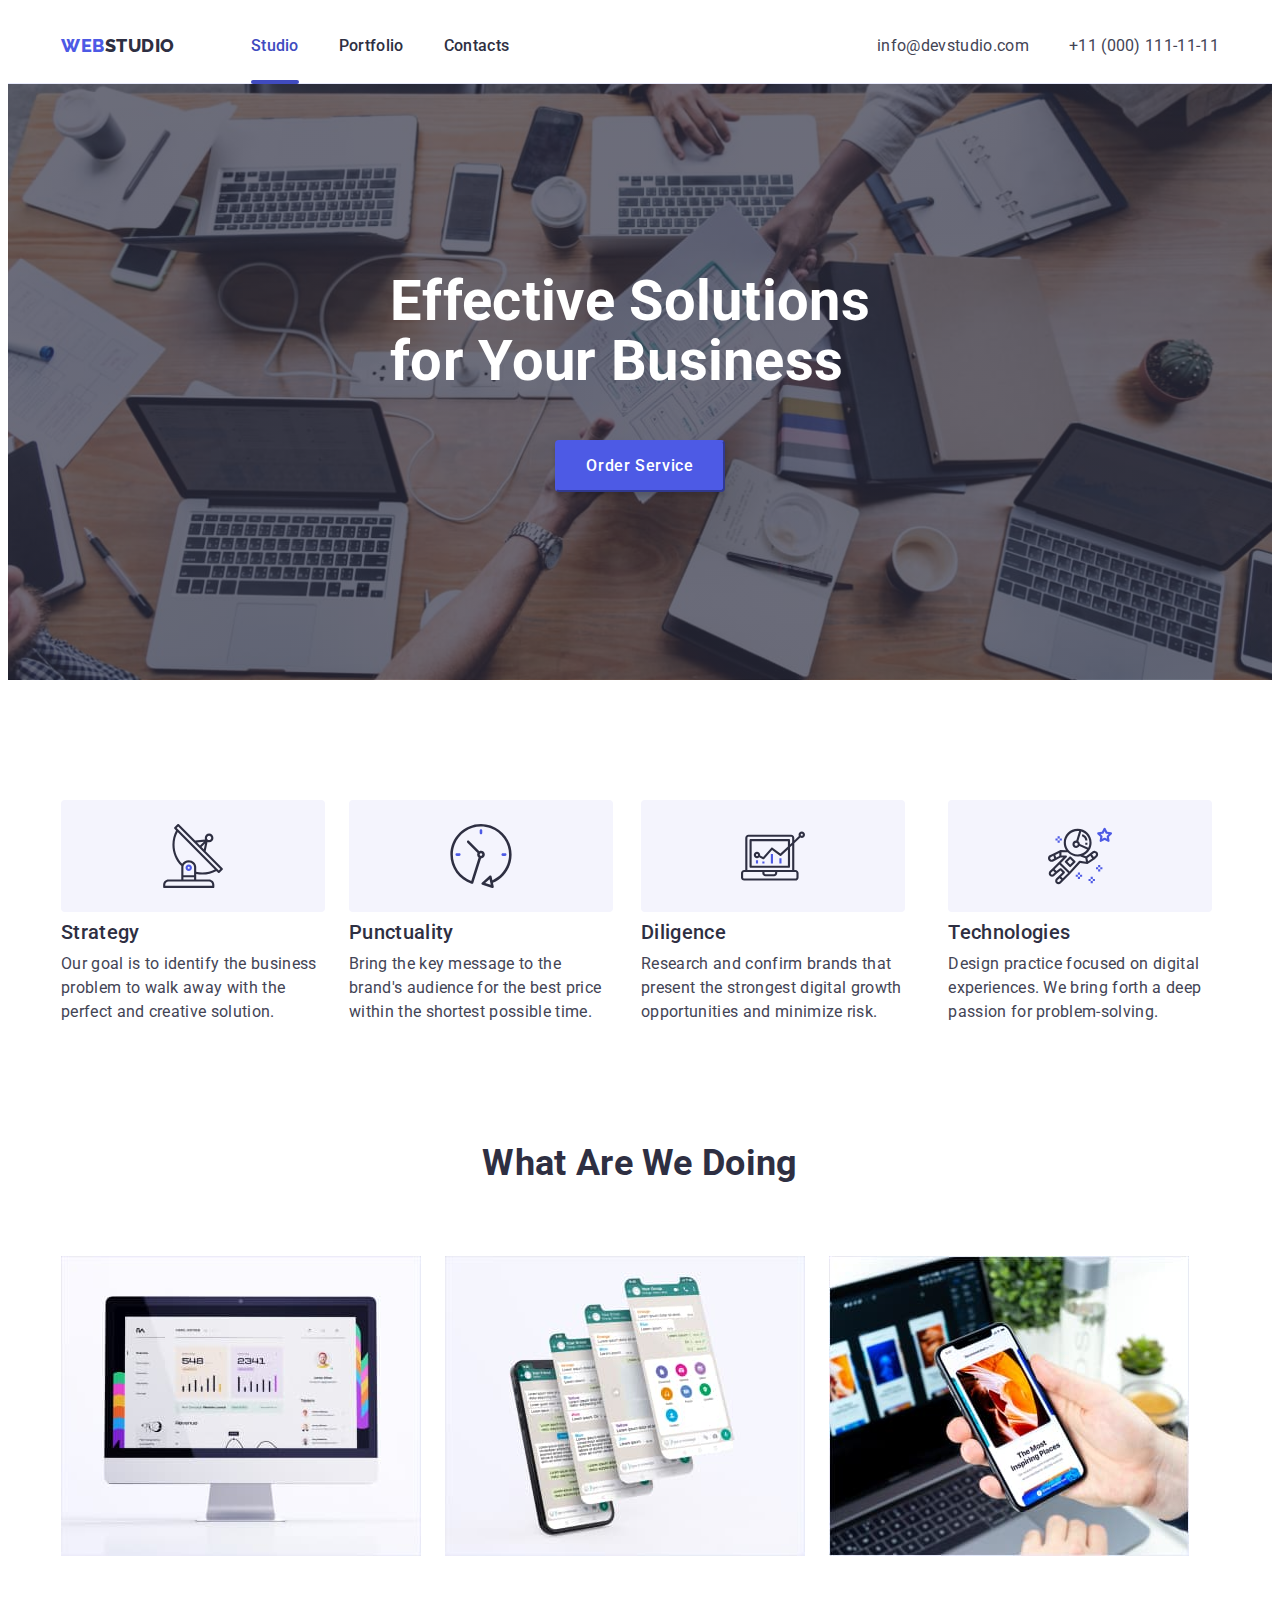
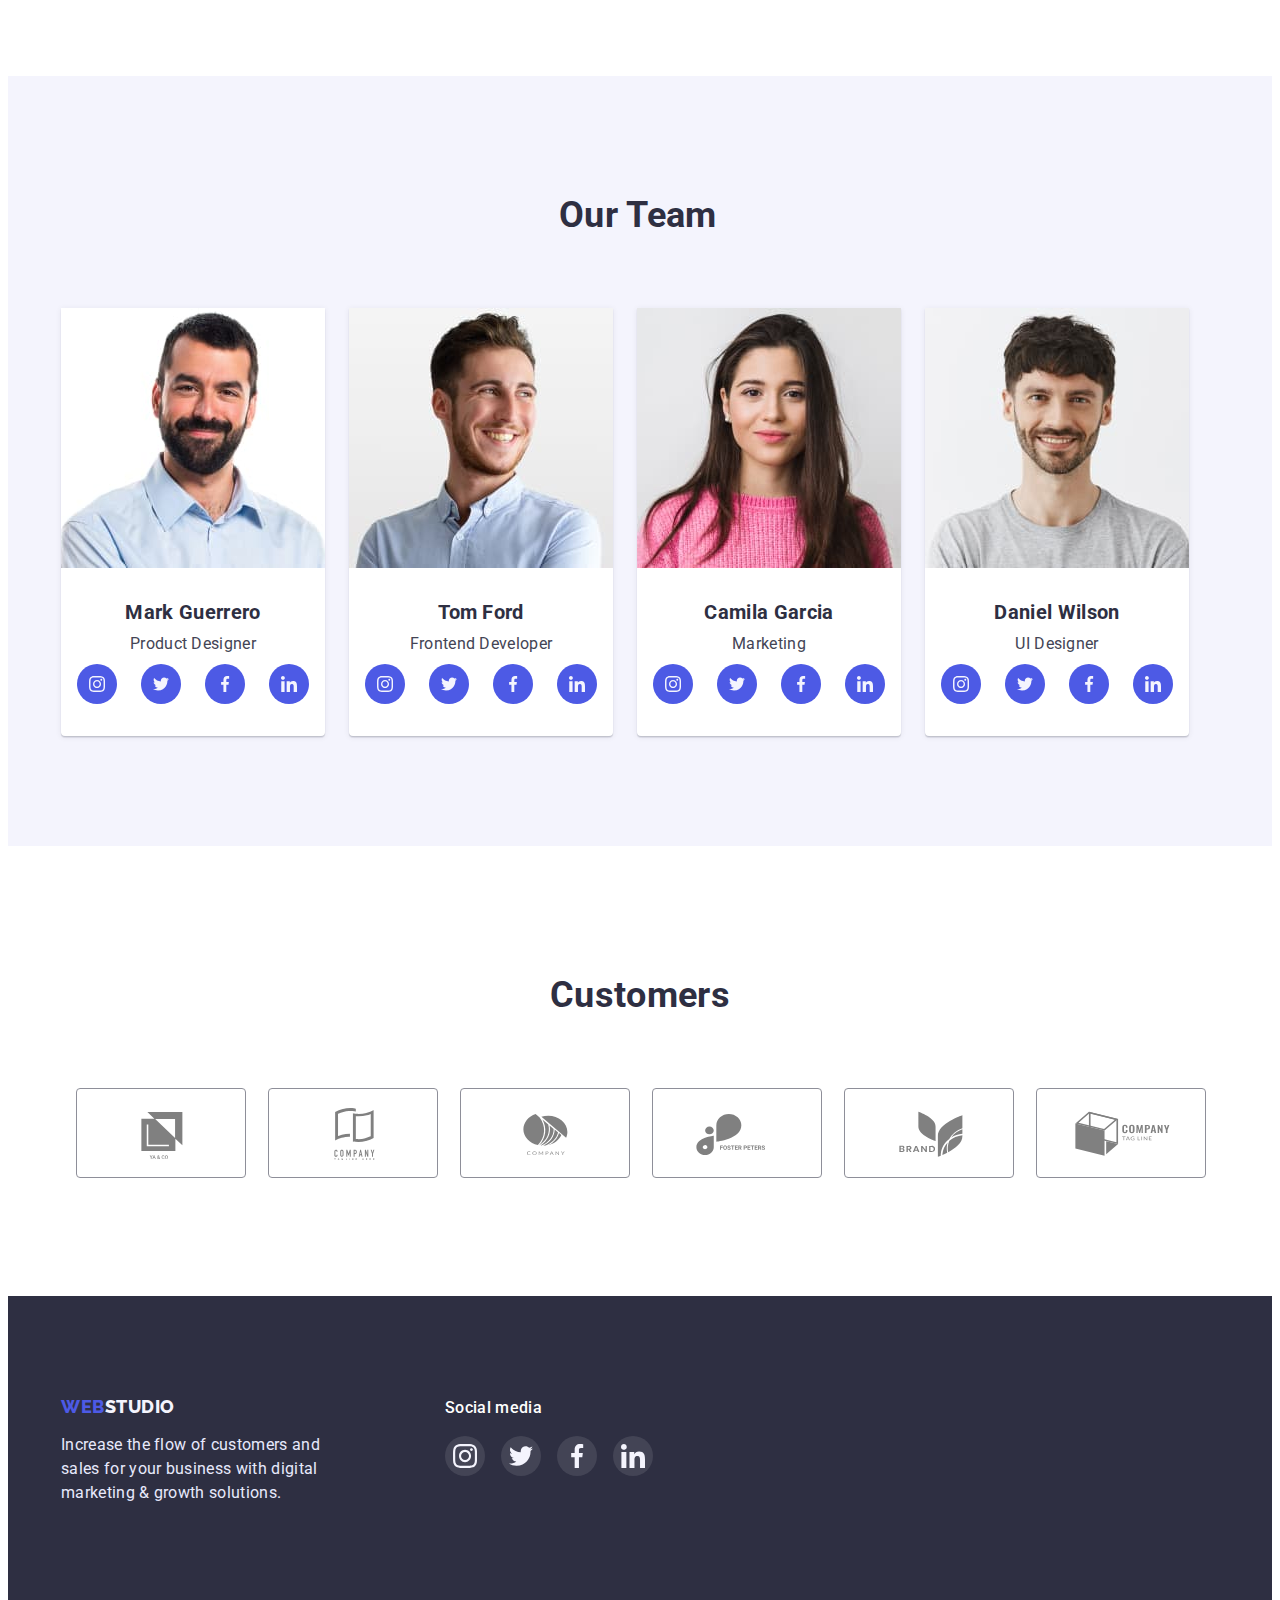
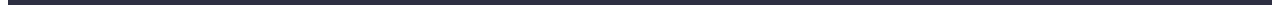
<file: index.html>
<!DOCTYPE html>
<html lang="en">
  <head>
    <meta charset="UTF-8" />
    <meta http-equiv="X-UA-Compatible" content="IE=edge" />
    <meta name="viewport" content="width=device-width, initial-scale=1.0" />
    <title>WebStudia</title>
    <link
      rel="stylesheet"
      href="https://cdnjs.cloudflare.com/ajax/libs/modern-normalize/1.1.0/modern-normalize.min.css"
      integrity="sha512-wpPYUAdjBVSE4KJnH1VR1HeZfpl1ub8YT/NKx4PuQ5NmX2tKuGu6U/JRp5y+Y8XG2tV+wKQpNHVUX03MfMFn9Q=="
      crossorigin="anonymous"
      referrerpolicy="no-referrer"
    />
    <link rel="preconnect" href="https://fonts.googleapis.com" />
    <link rel="preconnect" href="https://fonts.gstatic.com" crossorigin />
    <link
      href="https://fonts.googleapis.com/css2?family=Raleway:wght@800&family=Roboto:wght@400;500;700&display=swap"
      rel="stylesheet"
    />
    <link rel="stylesheet" href="./css/styles.css" />
  </head>

  <body>
    <header class="main-header">
      <div class="container header-container">
        <nav class="navigation">
          <!-- logo -->
          <a class="logotype" href="./index.html">
            <span class="logo">Web</span>Studio</a
          >
          <!-- menu -->
          <ul class="menu list">
            <li class="menu-item">
              <a class="menu-link link active" href="index.html">Studio</a>
            </li>
            <li class="menu-item">
              <a class="menu-link link" href="portfolio.html">Portfolio</a>
            </li>
            <li class="menu-item">
              <a class="menu-link link" href="">Contacts</a>
            </li>
          </ul>
        </nav>
        <!-- contacts -->
        <address class="contacts-address">
          <ul class="address-list">
            <li class="address-link">
              <a class="contact-email" href="mailto:info@devstudio.com"
                >info@devstudio.com</a
              >
            </li>
            <li class="address-link">
              <a class="contact-phone-number" href="tel:+110001111111"
                >+11 (000) 111-11-11</a
              >
            </li>
          </ul>
        </address>
      </div>
    </header>

    <main>
      <section class="hero-section">
        <div class="container">
          <h1 class="main-title">Effective Solutions for Your Business</h1>
          <button class="main-btn btn" data-modal-open type="button">
            Order Service
          </button>
        </div>
      </section>

      <section class="section-text">
        <div class="container">
          <h2 hidden class="hidden-title">Section title</h2>
          <ul class="list-two">
            <li class="list-items">
              <div class="hidden-section-title">
                <svg class="hidden-title-icon">
                  <use href="./images/symbol-defs.svg#icon-antenna"></use>
                </svg>
              </div>
              <h3 class="paragraph-elements">Strategy</h3>
              <p class="text-elements">
                Our goal is to identify the business problem to walk away with
                the perfect and creative solution.
              </p>
            </li>
            <li class="list-items">
              <div class="hidden-section-title">
                <svg class="hidden-title-icon">
                  <use href="./images/symbol-defs.svg#icon-clock"></use>
                </svg>
              </div>
              <h3 class="paragraph-elements">Punctuality</h3>
              <p class="text-elements">
                Bring the key message to the brand's audience for the best price
                within the shortest possible time.
              </p>
            </li>
            <li class="list-items">
              <div class="hidden-section-title">
                <svg class="hidden-title-icon">
                  <use href="./images/symbol-defs.svg#icon-diagram"></use>
                </svg>
              </div>
              <h3 class="paragraph-elements">Diligence</h3>
              <p class="text-elements">
                Research and confirm brands that present the strongest digital
                growth opportunities and minimize risk.
              </p>
            </li>
            <li class="list-items">
              <div class="hidden-section-title">
                <svg class="hidden-title-icon">
                  <use href="./images/symbol-defs.svg#icon-astronaut"></use>
                </svg>
              </div>
              <h3 class="paragraph-elements">Technologies</h3>
              <p class="text-elements">
                Design practice focused on digital experiences. We bring forth a
                deep passion for problem-solving.
              </p>
            </li>
          </ul>
        </div>
      </section>

      <section class="section-three">
        <div class="container">
          <h2 class="section-three-text">What are we doing</h2>
          <ul class="section-list-images">
            <li class="section-items">
              <img src="./images/photo1.jpg" alt="photo" width="360" />
            </li>
            <li class="section-items">
              <img src="./images/photo2.jpg" alt="photo" width="360" />
            </li>
            <li class="section-items">
              <img src="./images/photo3.jpg" alt="photo" width="360" />
            </li>
          </ul>
        </div>
      </section>

      <section class="section-team">
        <div class="container">
          <h2 class="text-out-team">Our Team</h2>
          <ul class="list-photo">
            <li class="images-team">
              <img
                src="./images/photo4.jpg"
                alt="photo of the developer"
                width="264"
              />
              <h3 class="name-employees">Mark Guerrero</h3>
              <p class="text-direction">Product Designer</p>
              <ul class="team-social-list">
                <li class="team-social-item">
                  <a href="" class="team-social-link">
                    <svg class="team-social-icon" width="16" height="16">
                      <use href="./images/symbol-defs.svg#icon-instagram"></use>
                    </svg>
                  </a>
                </li>
                <li class="team-social-item">
                  <a href="" class="team-social-link">
                    <svg class="team-social-icon" width="16" height="16">
                      <use href="./images/symbol-defs.svg#icon-twitter"></use>
                    </svg>
                  </a>
                </li>
                <li class="team-social-item">
                  <a href="" class="team-social-link">
                    <svg class="team-social-icon" width="16" height="16">
                      <use href="./images/symbol-defs.svg#icon-facebook"></use>
                    </svg>
                  </a>
                </li>
                <li class="team-social-item">
                  <a href="" class="team-social-link">
                    <svg class="team-social-icon" width="16" height="16">
                      <use href="./images/symbol-defs.svg#icon-linkedin"></use>
                    </svg>
                  </a>
                </li>
              </ul>
            </li>
            <li class="images-team">
              <img
                src="./images/photo6.jpg"
                alt="photo of the developer"
                width="264"
              />
              <h3 class="name-employees">Tom Ford</h3>
              <p class="text-direction">Frontend Developer</p>
              <ul class="team-social-list">
                <li class="team-social-item">
                  <a href="" class="team-social-link">
                    <svg class="team-social-icon" width="16" height="16">
                      <use href="./images/symbol-defs.svg#icon-instagram"></use>
                    </svg>
                  </a>
                </li>
                <li class="team-social-item">
                  <a href="" class="team-social-link">
                    <svg class="team-social-icon" width="16" height="16">
                      <use href="./images/symbol-defs.svg#icon-twitter"></use>
                    </svg>
                  </a>
                </li>
                <li class="team-social-item">
                  <a href="" class="team-social-link">
                    <svg class="team-social-icon" width="16" height="16">
                      <use href="./images/symbol-defs.svg#icon-facebook"></use>
                    </svg>
                  </a>
                </li>
                <li class="team-social-item">
                  <a href="" class="team-social-link">
                    <svg class="team-social-icon" width="16" height="16">
                      <use href="./images/symbol-defs.svg#icon-linkedin"></use>
                    </svg>
                  </a>
                </li>
              </ul>
            </li>
            <li class="images-team">
              <img
                src="./images/photo5.jpg"
                alt="photo of the developer"
                width="264"
              />
              <h3 class="name-employees">Camila Garcia</h3>
              <p class="text-direction">Marketing</p>
              <ul class="team-social-list">
                <li class="team-social-item">
                  <a href="" class="team-social-link">
                    <svg class="team-social-icon" width="16" height="16">
                      <use href="./images/symbol-defs.svg#icon-instagram"></use>
                    </svg>
                  </a>
                </li>
                <li class="team-social-item">
                  <a href="" class="team-social-link">
                    <svg class="team-social-icon" width="16" height="16">
                      <use href="./images/symbol-defs.svg#icon-twitter"></use>
                    </svg>
                  </a>
                </li>
                <li class="team-social-item">
                  <a href="" class="team-social-link">
                    <svg class="team-social-icon" width="16" height="16">
                      <use href="./images/symbol-defs.svg#icon-facebook"></use>
                    </svg>
                  </a>
                </li>
                <li class="team-social-item">
                  <a href="" class="team-social-link">
                    <svg class="team-social-icon" width="16" height="16">
                      <use href="./images/symbol-defs.svg#icon-linkedin"></use>
                    </svg>
                  </a>
                </li>
              </ul>
            </li>
            <li class="images-team">
              <img
                src="./images/photo7.jpg"
                alt="photo of the developer"
                width="264"
              />
              <h3 class="name-employees">Daniel Wilson</h3>
              <p class="text-direction">UI Designer</p>
              <ul class="team-social-list">
                <li class="team-social-item">
                  <a href="" class="team-social-link">
                    <svg class="team-social-icon" width="16" height="16">
                      <use href="./images/symbol-defs.svg#icon-instagram"></use>
                    </svg>
                  </a>
                </li>
                <li class="team-social-item">
                  <a href="" class="team-social-link">
                    <svg class="team-social-icon" width="16" height="16">
                      <use href="./images/symbol-defs.svg#icon-twitter"></use>
                    </svg>
                  </a>
                </li>
                <li class="team-social-item">
                  <a href="" class="team-social-link">
                    <svg class="team-social-icon" width="16" height="16">
                      <use href="./images/symbol-defs.svg#icon-facebook"></use>
                    </svg>
                  </a>
                </li>
                <li class="team-social-item">
                  <a href="" class="team-social-link">
                    <svg class="team-social-icon" width="16" height="16">
                      <use href="./images/symbol-defs.svg#icon-linkedin"></use>
                    </svg>
                  </a>
                </li>
              </ul>
            </li>
          </ul>
        </div>
      </section>

      <section class="section-elements">
        <div class="container">
          <h2 class="text-customers">Customers</h2>
          <ul class="section-list-element">
            <li class="section-link-element">
              <a href="" class="section-icon">
                <svg class="team-social-customes">
                  <use href="./images/symbol-defs.svg#icon-Logo1"></use>
                </svg>
              </a>
            </li>
            <li class="section-link-element">
              <a href="" class="section-icon">
                <svg class="team-social-customes">
                  <use href="./images/symbol-defs.svg#icon-Logo2"></use>
                </svg>
              </a>
            </li>
            <li class="section-link-element">
              <a href="" class="section-icon">
                <svg class="team-social-customes">
                  <use href="./images/symbol-defs.svg#icon-Logo3"></use>
                </svg>
              </a>
            </li>
            <li class="section-link-element">
              <a href="" class="section-icon">
                <svg class="team-social-customes">
                  <use href="./images/symbol-defs.svg#icon-Logo4"></use>
                </svg>
              </a>
            </li>
            <li class="section-link-element">
              <a href="" class="section-icon">
                <svg class="team-social-customes">
                  <use href="./images/symbol-defs.svg#icon-Logo5"></use>
                </svg>
              </a>
            </li>
            <li class="section-link-element">
              <a href="" class="section-icon">
                <svg class="team-social-customes">
                  <use href="./images/symbol-defs.svg#icon-Logo6"></use>
                </svg>
              </a>
            </li>
          </ul>
        </div>
      </section>
    </main>

    <footer class="footer">
      <div class="container footer-social">
        <div>
          <a class="footer-logotype" href="./index.html">
            <span class="footer-logo">Web</span>Studio</a
          >
          <p class="footer-content">
            Increase the flow of customers and sales for your business with
            digital marketing & growth solutions.
          </p>
        </div>
        <div class="social-media-title">
          <h3 class="title-text-footer">Social media</h3>
          <ul class="social-foter-list">
            <li class="social-item-footer">
              <a href="" class="social-footer-link">
                <svg class="icon-footer" width="24" height="24">
                  <use href="./images/symbol-defs.svg#icon-instagram"></use>
                </svg>
              </a>
            </li>
            <li class="social-item-footer">
              <a href="" class="social-footer-link">
                <svg class="icon-footer" width="24" height="24">
                  <use href="./images/symbol-defs.svg#icon-twitter"></use>
                </svg>
              </a>
            </li>
            <li class="social-item-footer">
              <a href="" class="social-footer-link">
                <svg class="icon-footer" width="24" height="24">
                  <use href="./images/symbol-defs.svg#icon-facebook"></use>
                </svg>
              </a>
            </li>
            <li class="social-item-footer">
              <a href="" class="social-footer-link">
                <svg class="icon-footer" width="24" height="24">
                  <use href="./images/symbol-defs.svg#icon-linkedin"></use>
                </svg>
              </a>
            </li>
          </ul>
        </div>
      </div>
    </footer>
    <div class="backdrop is-hidden" data-modal>
      <div class="modal">
        <button type="button" data-modal-close class="modal-close">
          <svg class="icon-modal-btn" width="8" height="8">
            <use href="./images/symbol-defs1.svg#icon-vector"></use>
          </svg>
        </button>
      </div>
    </div>
    <script src="./js/modal.js"></script>
  </body>
</html>
</file>
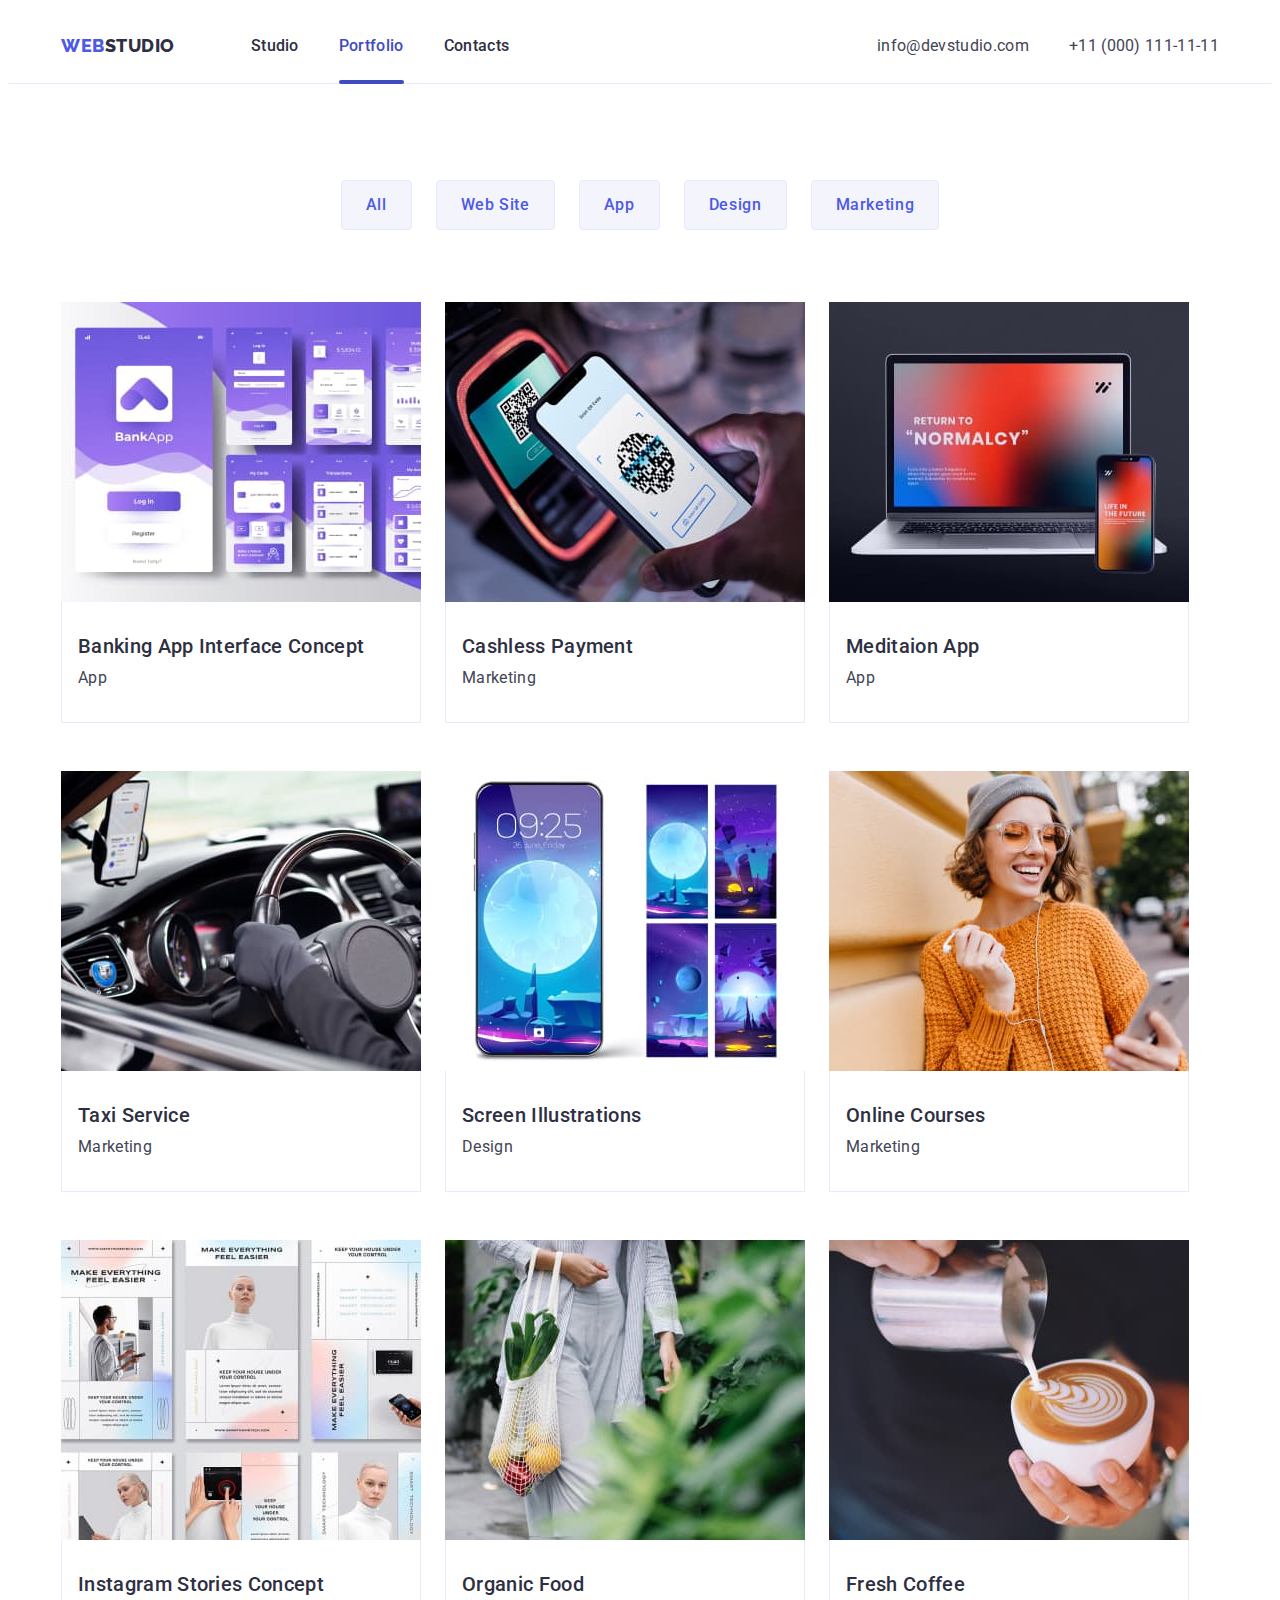
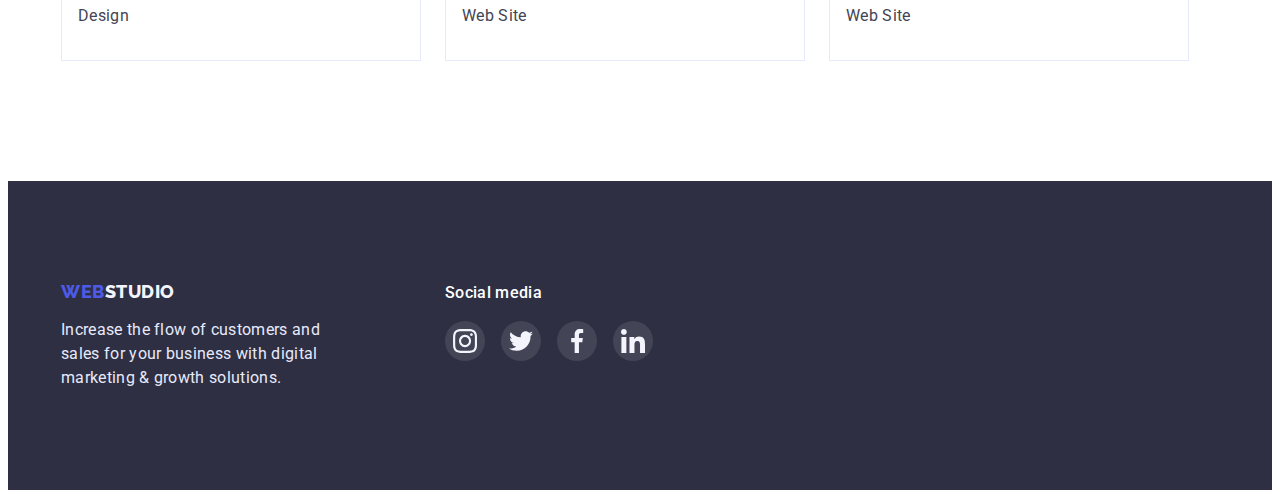
<file: portfolio.html>
<!DOCTYPE html>
<html lang="en">
  <head>
    <title>Portfolio</title>
    <link rel="stylesheet" href="./css/styles.css" />
    <link rel="preconnect" href="https://fonts.googleapis.com" />
    <link rel="preconnect" href="https://fonts.gstatic.com" crossorigin />
    <link
      rel="stylesheet"
      href="https://cdnjs.cloudflare.com/ajax/libs/modern-normalize/1.1.0/modern-normalize.min.css"
      integrity="sha512-wpPYUAdjBVSE4KJnH1VR1HeZfpl1ub8YT/NKx4PuQ5NmX2tKuGu6U/JRp5y+Y8XG2tV+wKQpNHVUX03MfMFn9Q=="
      crossorigin="anonymous"
      referrerpolicy="no-referrer"
    />
    <link
      href="https://fonts.googleapis.com/css2?family=Raleway:wght@800&family=Roboto:wght@400;500;700&display=swap"
      rel="stylesheet"
    />
  </head>
  <body>
    <header class="main-header">
      <div class="container header-container">
        <nav class="navigation">
          <!-- logo -->
          <a class="logotype" href="./index.html">
            <span class="logo">Web</span>Studio</a
          >
          <!-- menu -->
          <ul class="menu list">
            <li class="menu-item">
              <a class="menu-link link" href="index.html">Studio</a>
            </li>
            <li class="menu-item">
              <a class="menu-link link active" href="portfolio.html"
                >Portfolio</a
              >
            </li>
            <li class="menu-item">
              <a class="menu-link link" href="">Contacts</a>
            </li>
          </ul>
        </nav>
        <!-- contacts -->
        <address class="contacts-address">
          <ul class="address-list">
            <li class="address-link">
              <a class="contact-email" href="mailto:info@devstudio.com"
                >info@devstudio.com</a
              >
            </li>
            <li class="address-link">
              <a class="contact-phone-number" href="tel:+110001111111"
                >+11 (000) 111-11-11</a
              >
            </li>
          </ul>
        </address>
      </div>
    </header>
    <main class="main-content">
      <section class="main-section-portfolio">
        <div class="container">
          <h1 hidden>ggggg</h1>
          <ul class="list-btn">
            <li class="elements-main-btn">
              <button class="btn-main btn" type="button">All</button>
            </li>
            <li class="elements-main-btn">
              <button class="btn-main btn" type="button">Web Site</button>
            </li>
            <li class="elements-main-btn">
              <button class="btn-main btn" type="button">App</button>
            </li>
            <li class="elements-main-btn">
              <button class="btn-main btn" type="button">Design</button>
            </li>
            <li class="elements-main-btn">
              <button class="btn-main btn" type="button">Marketing</button>
            </li>
          </ul>
          <ul class="main-list-btn">
            <li class="element-btn">
              <a class="elements-link-gallery" href="">
                <div class="element-top-wrap">
                  <img src="./images/banking.jpg" alt="photo" width="360" />
                  <p class="element-text-overlay">
                    14 Stylish and User-Friendly App Design Concepts · Task
                    Manager App · Calorie Tracker App · Exotic Fruit Ecommerce
                    App · Cloud Storage App
                  </p>
                </div>
                <div class="text-description">
                  <h2 class="main-description">
                    Banking App Interface Concept
                  </h2>
                  <p class="main-text">App</p>
                </div>
              </a>
            </li>
            <li class="element-btn">
              <a class="elements-link-gallery" href="">
                <div class="element-top-wrap">
                  <img src="./images/payment.jpg" alt="photo" width="360" />
                  <p class="element-text-overlay">
                    14 Stylish and User-Friendly App Design Concepts · Task
                    Manager App · Calorie Tracker App · Exotic Fruit Ecommerce
                    App · Cloud Storage App
                  </p>
                </div>
                <div class="text-description">
                  <h2 class="main-description">Cashless Payment</h2>
                  <p class="main-text">Marketing</p>
                </div>
              </a>
            </li>
            <li class="element-btn">
              <a class="elements-link-gallery" href="">
                <div class="element-top-wrap">
                  <img src="./images/meditaion.jpg" alt="photo" width="360" />
                  <p class="element-text-overlay">
                    14 Stylish and User-Friendly App Design Concepts · Task
                    Manager App · Calorie Tracker App · Exotic Fruit Ecommerce
                    App · Cloud Storage App
                  </p>
                </div>
                <div class="text-description">
                  <h2 class="main-description">Meditaion App</h2>
                  <p class="main-text">App</p>
                </div>
              </a>
            </li>
            <li class="element-btn">
              <a class="elements-link-gallery" href="">
                <div class="element-top-wrap">
                  <img src="./images/taxiiii.jpg" alt="photo" width="360" />
                  <p class="element-text-overlay">
                    14 Stylish and User-Friendly App Design Concepts · Task
                    Manager App · Calorie Tracker App · Exotic Fruit Ecommerce
                    App · Cloud Storage App
                  </p>
                </div>
                <div class="text-description">
                  <h2 class="main-description">Taxi Service</h2>
                  <p class="main-text">Marketing</p>
                </div>
              </a>
            </li>
            <li class="element-btn">
              <a class="elements-link-gallery" href="">
                <div class="element-top-wrap">
                  <img src="./images/screen.jpg" alt="photo" width="360" />
                  <p class="element-text-overlay">
                    14 Stylish and User-Friendly App Design Concepts · Task
                    Manager App · Calorie Tracker App · Exotic Fruit Ecommerce
                    App · Cloud Storage App
                  </p>
                </div>
                <div class="text-description">
                  <h2 class="main-description">Screen Illustrations</h2>
                  <p class="main-text">Design</p>
                </div>
              </a>
            </li>
            <li class="element-btn">
              <a class="elements-link-gallery" href="">
                <div class="element-top-wrap">
                  <img src="./images/online.jpg" alt="photo" width="360" />
                  <p class="element-text-overlay">
                    14 Stylish and User-Friendly App Design Concepts · Task
                    Manager App · Calorie Tracker App · Exotic Fruit Ecommerce
                    App · Cloud Storage App
                  </p>
                </div>
                <div class="text-description">
                  <h2 class="main-description">Online Courses</h2>
                  <p class="main-text">Marketing</p>
                </div>
              </a>
            </li>
            <li class="element-btn">
              <a class="elements-link-gallery" href="">
                <div class="element-top-wrap">
                  <img src="./images/instagram.jpg" alt="photo" width="360" />
                  <p class="element-text-overlay">
                    14 Stylish and User-Friendly App Design Concepts · Task
                    Manager App · Calorie Tracker App · Exotic Fruit Ecommerce
                    App · Cloud Storage App
                  </p>
                </div>
                <div class="text-description">
                  <h2 class="main-description">Instagram Stories Concept</h2>
                  <p class="main-text">Design</p>
                </div>
              </a>
            </li>
            <li class="element-btn">
              <a class="elements-link-gallery" href="">
                <div class="element-top-wrap">
                  <img src="./images/organic.jpg" alt="photo" width="360" />
                  <p class="element-text-overlay">
                    14 Stylish and User-Friendly App Design Concepts · Task
                    Manager App · Calorie Tracker App · Exotic Fruit Ecommerce
                    App · Cloud Storage App
                  </p>
                </div>
                <div class="text-description">
                  <h2 class="main-description">Organic Food</h2>
                  <p class="main-text">Web Site</p>
                </div>
              </a>
            </li>
            <li class="element-btn">
              <a class="elements-link-gallery" href="">
                <div class="element-top-wrap">
                  <img src="./images/coffe.jpg" alt="photo" width="360" />
                  <p class="element-text-overlay">
                    14 Stylish and User-Friendly App Design Concepts · Task
                    Manager App · Calorie Tracker App · Exotic Fruit Ecommerce
                    App · Cloud Storage App
                  </p>
                </div>
                <div class="text-description">
                  <h2 class="main-description">Fresh Coffee</h2>
                  <p class="main-text">Web Site</p>
                </div>
              </a>
            </li>
          </ul>
        </div>
      </section>
    </main>
    <footer class="footer">
      <div class="container footer-social">
        <div>
          <a class="footer-logotype" href="./index.html">
            <span class="footer-logo">Web</span>Studio</a
          >
          <p class="footer-content">
            Increase the flow of customers and sales for your business with
            digital marketing & growth solutions.
          </p>
        </div>
        <div class="social-media-title">
          <h3 class="title-text-footer">Social media</h3>
          <ul class="social-foter-list">
            <li class="social-item-footer">
              <a href="" class="social-footer-link">
                <svg class="icon-footer" width="24" height="24">
                  <use href="./images/symbol-defs.svg#icon-instagram"></use>
                </svg>
              </a>
            </li>
            <li class="social-item-footer">
              <a href="" class="social-footer-link">
                <svg class="icon-footer" width="24" height="24">
                  <use href="./images/symbol-defs.svg#icon-twitter"></use>
                </svg>
              </a>
            </li>
            <li class="social-item-footer">
              <a href="" class="social-footer-link">
                <svg class="icon-footer" width="24" height="24">
                  <use href="./images/symbol-defs.svg#icon-facebook"></use>
                </svg>
              </a>
            </li>
            <li class="social-item-footer">
              <a href="" class="social-footer-link">
                <svg class="icon-footer" width="24" height="24">
                  <use href="./images/symbol-defs.svg#icon-linkedin"></use>
                </svg>
              </a>
            </li>
          </ul>
        </div>
      </div>
    </footer>
  </body>
</html>
</file>
<file: css/styles.css>
body{
    font-family: 'Roboto',sans-serif;
    font-style: normal;
    font-weight: 500;
    font-size: 16px;
    line-height: 1.5;
    letter-spacing: 0.02em;
    color: #2E2F42;
}
h1, h2,h3,h4,h5,h6,p{
margin: 0;
}

img {
display: block;
max-width: 100%;
height: auto;
}

.container{
    max-width: 1158px;
    padding: 0 15px;
    margin: 0 auto;
}

.main-header {
padding: 24px 0;
background: #FFFFFF;
border-bottom: 1px solid #E7E9FC;
}

ul{
    margin: 0;
    padding: 0;
}

ul,li {
list-style: none;
}
a {
text-decoration: none;
}

.section-three {
    text-align: center;
     padding-bottom: 120px;
}

.section-three-text{
    margin-bottom: 72px;
}

.menu {
    display: flex;
    gap: 40px;
}

.navigation {
    display: flex;
    align-items: center;
}

.contacts-address{
    margin-left: auto;
    display: flex;
}

.section-iteams {
    text-align: center;
    width: calc((100%-48px) / 3);
}


.images-team {
    text-align: center;
    width: calc((100%-48px) / 4);
    background: #FFFFFF;
    box-shadow: 0px 1px 6px rgba(46, 47, 66, 0.08), 0px 1px 1px rgba(46, 47, 66, 0.16), 0px 2px 1px rgba(46, 47, 66, 0.08);
    border-radius: 0px 0px 4px 4px;
}

.contact-email{
    font-weight: 400;
    color: #434455;
    font-style:normal;
    transition: color 0.25s cubic-bezier(0.4, 0, 0.2, 1);
}

.contact-email:hover,
.contact-email:focus {
color: #404BBF;
}

.contact-phone-number:hover,
.contact-phone-number:focus{
        color: #404BBF;
}

.contact-phone-number{
            font-weight: 400;
            color: #434455;
            font-style:normal;
            transition: color 0.25s cubic-bezier(0.4, 0, 0.2, 1);
}

.logotype{
        font-family: 'Raleway',sans-serif;
        font-weight: 800;
        font-size: 18px;
        line-height: 1.5;  
        display: flex;
        align-items: center;
        letter-spacing: 0.03em;
        text-transform: uppercase;
        color: #2E2F42;
        margin-right: 76px;
}

.address-list {
    display: flex;
    gap: 40px;
}

.header-container {
    display: flex;
    align-items: center;
}

.logo{
  color: #4D5AE5;
}

.menu-link{
        color: #2E2F42;
        position: relative;
        transition: color 0.25s cubic-bezier(0.4, 0, 0.2, 1);
}

.menu-link:hover,
.menu-link:focus {
    color: #404BBF;
}

.menu-link.active {
    color: #404BBF;
}

.menu-link.active::after {
    content: "";
    width: 100%;
    height: 4px;
    background-color: #404BBF;
    border-radius: 2px;
    position: absolute;
    left: 0;
    bottom: -29px;
}

.hero-section{
    max-width: 1440px;
    margin: 0 auto;
    background: #2E2F42;
    padding: 188px 0;
    flex-grow: 1;
    background-image: linear-gradient(rgba(46, 47, 66, 0.7),rgba(46, 47, 66, 0.7)),
    url(../images/people-ofice.jpg);
    background-repeat: no-repeat;
    background-position: center;
    background-size: cover;
}

.section-text{
    padding: 120px 0;
}

.section-list-images {
    display: flex;
    gap: 24px;
}

.section-team{
   background: #F4F4FD;
   padding-bottom: 110px;
}

.team-social-list {
 display: flex;
 justify-content: center;
 gap: 24px;
 padding-bottom: 32px;
}

.team-social-item {
  width: 40px;
  height: 40px;
}

.team-social-link {
display: flex;
justify-content: center;
align-items: center;
width: 100%;
height: 100%;
border-radius: 50%;
background-color: #4D5AE5;
transition: background-color 250ms cubic-bezier(0.4, 0, 0.2, 1);
}

.team-social-link:is(:hover, :focus) {
background-color: #404BBF;
}

.hidden-section-title {
    display: flex;
    justify-content: center;
    align-items: center;
    width: 264px;
    height: 112px;
    background-color: #F4F4FD;
    border-radius: 4px;
    margin-bottom: 8px;
}

.hidden-title-icon {
    width: 64px;
    height: 64px;
    left: 100px;
    top: 24px;
}

.section-elements {
    padding-bottom: 120px;
    padding-top: 130px;
}

.text-customers {
    font-family: inherit;
    font-weight: 700;
    font-size: 36px;
    line-height: 1.11;
    text-align: center;
    text-transform: capitalize; 
    margin-bottom: 72px;
}

.section-list-element {
   display: flex;
   justify-content: center;
   padding: 0px;
   gap: 24px;
}

.section-link-element {
  width: 168px;
  height: 88px;
}

.team-social-customes {
    width: 104px;
    height: 56px;
    fill: currentColor;
}

.section-icon:is(:hover, :focus) {
   color:#404BBF;
   border-color: #404BBF;
}

.section-icon {
  display: flex;
  align-items: center;
  justify-content: center;
  width: 100%;
  height: 100%;
  border: 1px solid #8e8f99;
  border-radius: 4px;
  color: grey;
  transition: background-color 0.25s cubic-bezier(0.4, 0, 0.2, 1),
  color 0.25s cubic-bezier(0.4, 0, 0.2, 1);
}

.main-title{
    font-family: inherit;
    font-weight: 700;
    font-size: 56px;
    line-height: 1.07;
    color: #FFFFFF;
    width: 500px;
    margin: 0 auto;
    margin-bottom: 48px;
}

.btn{
        font-family:inherit;
        font-weight: 500;
        font-size: 16px;
        line-height: 1.5;
        display: flex;
        align-items: center;
        letter-spacing: 0.04em;
        cursor: pointer;
        color: #FFFFFF;
        padding: 12px 24px;
        gap: 10px;
}

.main-btn{
    background: #4D5AE5;
    border-radius: 4px;
    border-color: #4D5AE5;
    box-shadow: 0px 4px 4px rgba(0, 0, 0, 0.15);
    min-width: 170px;
    display: block;
    margin: 0 auto;
    transition: color 0.25s cubic-bezier(0.4, 0, 0.2, 1);
}

.main-btn:hover {
    background: #404BBF;
    border-color: #404BBF;
    border-radius: 4px;
    color: #FFFFFF;
}

 
/* footer */

.footer-logo {
    font-family: 'Raleway',sans-serif;
    font-weight: 800;
    font-size: 18px;
    line-height: 1.17;
    display: flex;
    align-items: center;
    letter-spacing: 0.03em;
    text-transform: uppercase;
    color: #4D5AE5;
}

.footer-logotype {
    font-family: 'Raleway';
    font-weight: 800;
    font-size: 18px;
    line-height: 1.17;
    display: flex;
    align-items: center;
    letter-spacing: 0.03em;
    text-transform: uppercase;
    color: #F4F4FD;
    margin-bottom: 16px;
}

.footer-content {
        font-weight: 400;
        color: #E7E9FC;
        width: 264px;
}

.footer {
    background: #2E2F42;
    padding: 100px 0;
}

.title-text-footer {
     font-family: 'Roboto';
     font-weight: 500;
     font-size: 16px;
     line-height: 1.5;
     letter-spacing: 0.02em;
     color: #FFFFFF;
     margin-bottom: 16px;
}

.social-foter-list {
    display: flex;
    justify-content: center;
    gap: 16px;
}

.social-item-footer {
    width: 40px;
    height: 40px;
}

.social-footer-link {
    display: flex;
    justify-content: center;
    align-items: center;
    width: 100%;
    height: 100%;
    border-radius: 50%;
    background: rgba(255, 255, 255, 0.1);
    transition: background-color 250ms cubic-bezier(0.4, 0, 0.2, 1);
}

.social-footer-link:is(:hover, :focus) {
    background: #31D0AA;
}

.footer-social {
    display: flex;
}

.social-media-title {
    margin-left: 120px;
}

.paragraph-elements {
        font-size: 20px;
        line-height: 1.2;
        font-weight: 500;
        margin-bottom: 8px;
}

.text-elements {
        font-weight: 400;
        color: #434455;
}

.name-employees {
    padding-top: 32px;
    margin-bottom: 8px;
}

.section-three-text {
        font-size: 36px;
        line-height: 1.11;
        text-transform: capitalize;
}

.text-out-team {
        font-size: 36px;
        line-height: 1.11;
        text-transform: capitalize;
        width: 162px;
        margin: 0 auto;
        margin-bottom: 72px;
        padding-top: 120px;
}

.name-employees {
        font-size: 20px;
        line-height: 1.2;
}

.text-direction {
        font-weight: 400;
        font-size: 16px;
        line-height: 1.5;
        color: #434455;
        margin-bottom: 8px;
}

.main-description {
    font-size: 20px;
    font-weight: 500;
    line-height: 1.2;
    color: #2E2F42;
    margin-bottom: 8px;
}

.main-text {
    font-weight: 400;
    color: #434455;
}

.list-photo {
    display: flex;
    gap: 24px;
    align-items: center;
}

.name-iteams {
        padding: 32px;
        background: #FFFFFF;
        box-shadow: 0px 1px 6px rgba(46, 47, 66, 0.08), 0px 1px 1px rgba(46, 47, 66, 0.16), 0px 2px 1px rgba(46, 47, 66, 0.08);
        border-radius: 0px 0px 4px 4px;
        min-width: 232px;
        margin: 0 auto;
}

.btn-main{
    background: #F4F4FD; 
    border: 1px solid #E7E9FC;
    border-radius: 4px;
    font-weight: 500;
    display: flex;
    align-items: center;
    text-align: center;
    letter-spacing: 0.04em;
    color: #4D5AE5;
    cursor: pointer;  
    transition: color 250ms cubic-bezier(0.4, 0, 0.2, 1),
    background-color 250ms cubic-bezier(0.4,0,0.2,1),
    border-color 250ms cubic-bezier(0.4, 0, 0.2, 1),
    box-shadow 250ms cubic-bezier(0.4, 0, 0.2, 1);
}

.btn-main:hover {
    background: #404BBF;
    color: #FFFFFF;
    border-color: #404BBF;
    box-shadow: 0px 3px 1px rgba(0, 0, 0, 0.1), 0px 2px 1px rgba(0, 0, 0, 0.08), 0px 2px 2px rgba(0, 0, 0, 0.12);
    transition: color 250ms cubic-bezier(0.4, 0, 0.2, 1),
        background 250ms cubic-bezier(0.4, 0, 0.2, 1),
        border-color 250ms cubic-bezier(0.4, 0, 0.2, 1),
        box-shadow 250ms cubic-bezier(0.4, 0, 0.2, 1);
}

.btn-main:focus {
    background: #404BBF;
    color: #ffffff;
    border-color: #404BBF;
    box-shadow: 0px 3px 1px rgba(0, 0, 0, 0.1), 0px 2px 1px rgba(0, 0, 0, 0.08), 0px 2px 2px rgba(0, 0, 0, 0.12);
}

.list-two {
    display: flex;
    gap: 24px;
}
.main-list-btn {
    display: flex;
    flex-wrap: wrap;
    row-gap: 48px;
    column-gap: 24px;
}

.elements-link-gallery:hover .element-text-overlay {
transform: translateY(0);
}

.element-top-wrap {
   position: relative;
   overflow: hidden;
}

.element-text-overlay {
    color: rgba(244, 244, 253, 1);
    background: #4D5AE5;
    padding: 40px 32px;
    position: absolute;
    top: 0;
    left: 0;
    width: 100%;
    height: 100%;
    transform: translateY(100%);
    transition: transform 0.35s cubic-bezier(0.4, 0, 0.2, 1);
    overflow: auto;
}

.list-btn {
    display: flex;
    justify-content: center;
    gap: 24px;
    margin-bottom: 72px;

}

.elements-link-gallery {
    display: block;
    transition: box-shadow 250ms cubic-bezier(0.4, 0, 0.2, 1);
}

.elements-link-gallery:is(:hover, :focus) {
    background: #FFFFFF;
    box-shadow: 0px 1px 6px rgba(46, 47, 66, 0.08), 0px 1px 1px rgba(46, 47, 66, 0.16), 0px 2px 1px rgba(46, 47, 66, 0.08);
}

.text-description {
    background: #FFFFFF;
    border: 1px solid #E7E9FC;
    border-top: none;
    padding: 32px 16px;
}

.main-section-portfolio {
    padding-top: 96px;
    padding-bottom: 120px;
}

.backdrop {
    width: 100%;
    height: 100%;
    background: rgba(46, 47, 66, 0.4);
    position: fixed;
    top: 0;
    left: 0;
    transition: opacity 0.35s cubic-bezier(0.4, 0, 0.2, 1), visibility 0.35s cubic-bezier(0.4, 0, 0.2, 1);
}

.modal {
    width: 408px;
    min-height: 576px;
    padding: 24px;
    background: #FCFCFC;
    box-shadow: 0px 1px 1px rgba(0, 0, 0, 0.14), 0px 1px 3px rgba(0, 0, 0, 0.12), 0px 2px 1px rgba(0, 0, 0, 0.2);
    border-radius: 4px;
    position: absolute;
    top: 50%;
    left: 50%;
    transform: translate(-50%,-50%) scale(1);
    transition: transform 0.35s cubic-bezier(0.4, 0, 0.2, 1);
}

.icon-modal-btn {
    display: flex;
    justify-content: center;
    align-items: center;
    width: 8px;
    height: 8px;
    margin: 0% auto;

}

.backdrop.is-hidden .modal {
    transform: translate(-50%, -50%) scale(0);
}

.modal-close {
    width: 24px;
    height: 24px;
    border-radius: 50%;
    display: block;
    margin-left: auto;
    background: #E7E9FC;
    border: 1px solid rgba(0, 0, 0, 0.1);
}

.is-hidden {
    opacity: 0;
    visibility: hidden;
    pointer-events: none;
}
</file>
